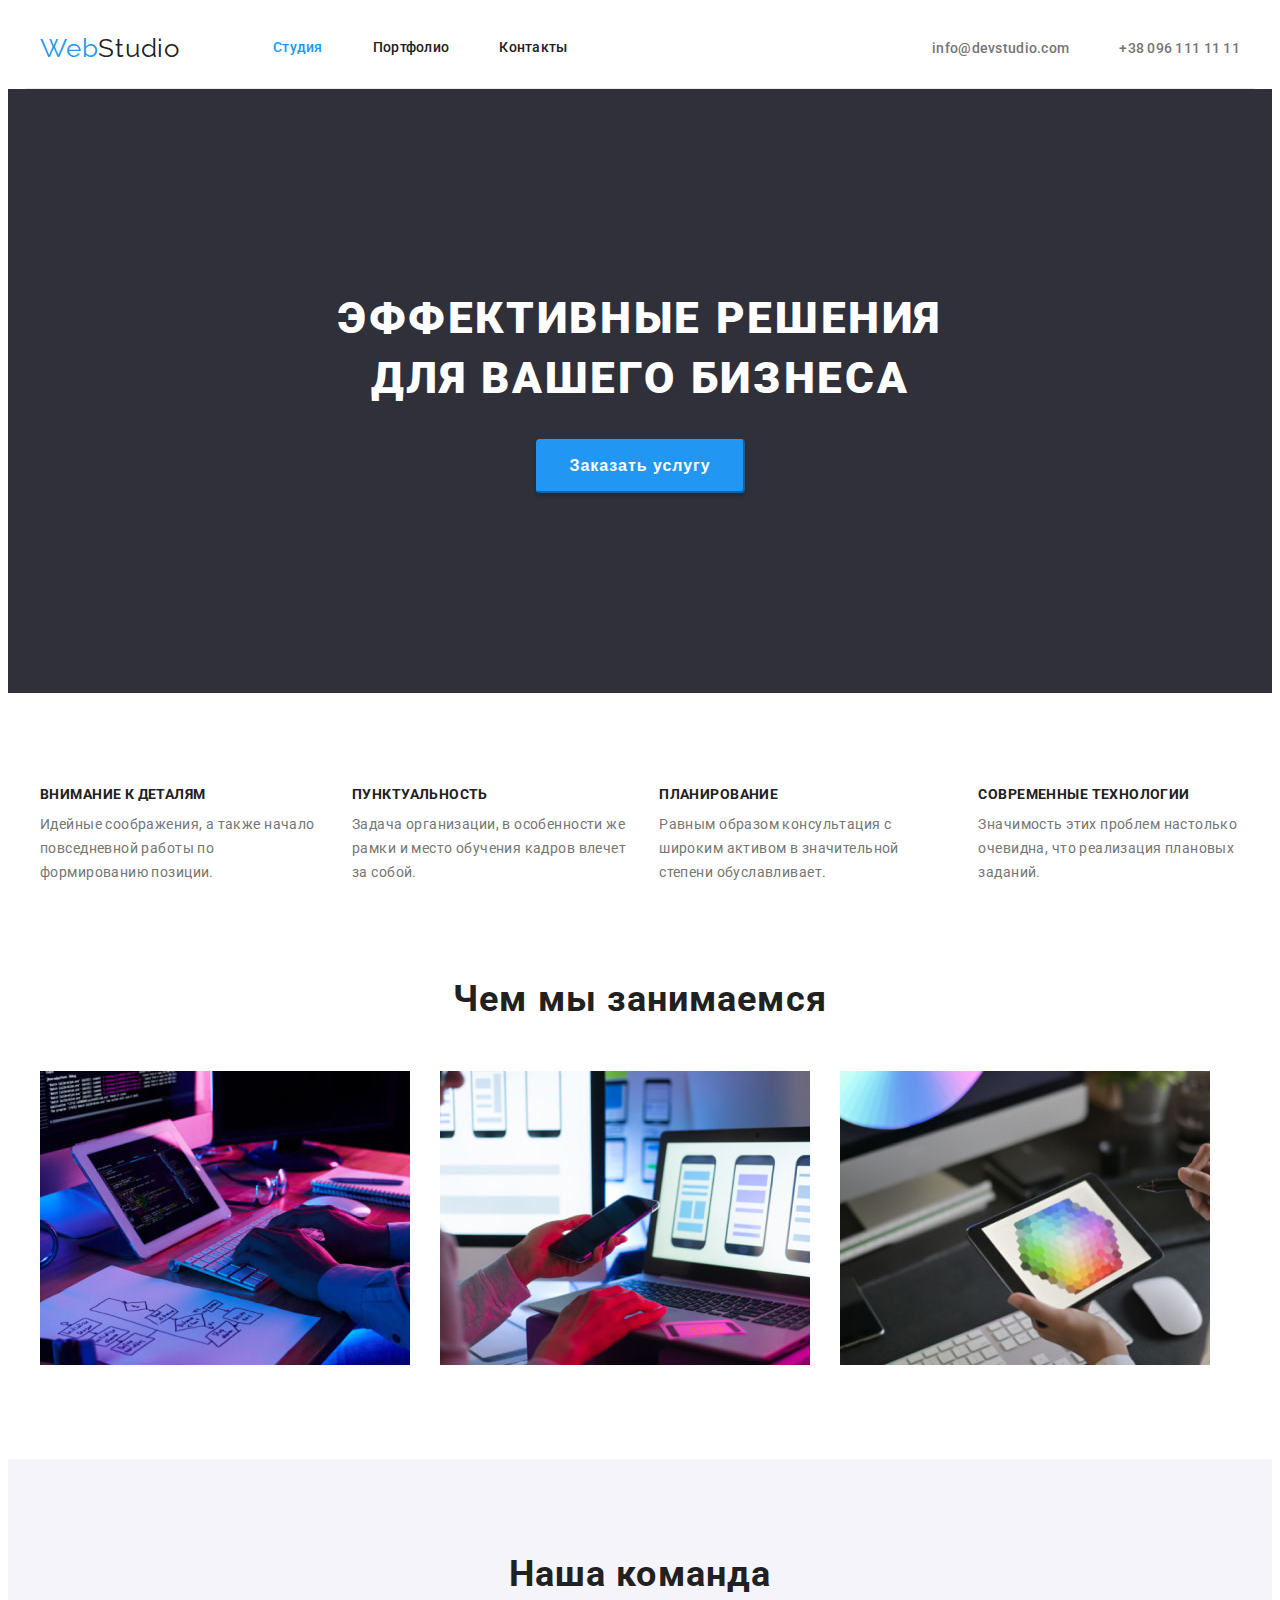
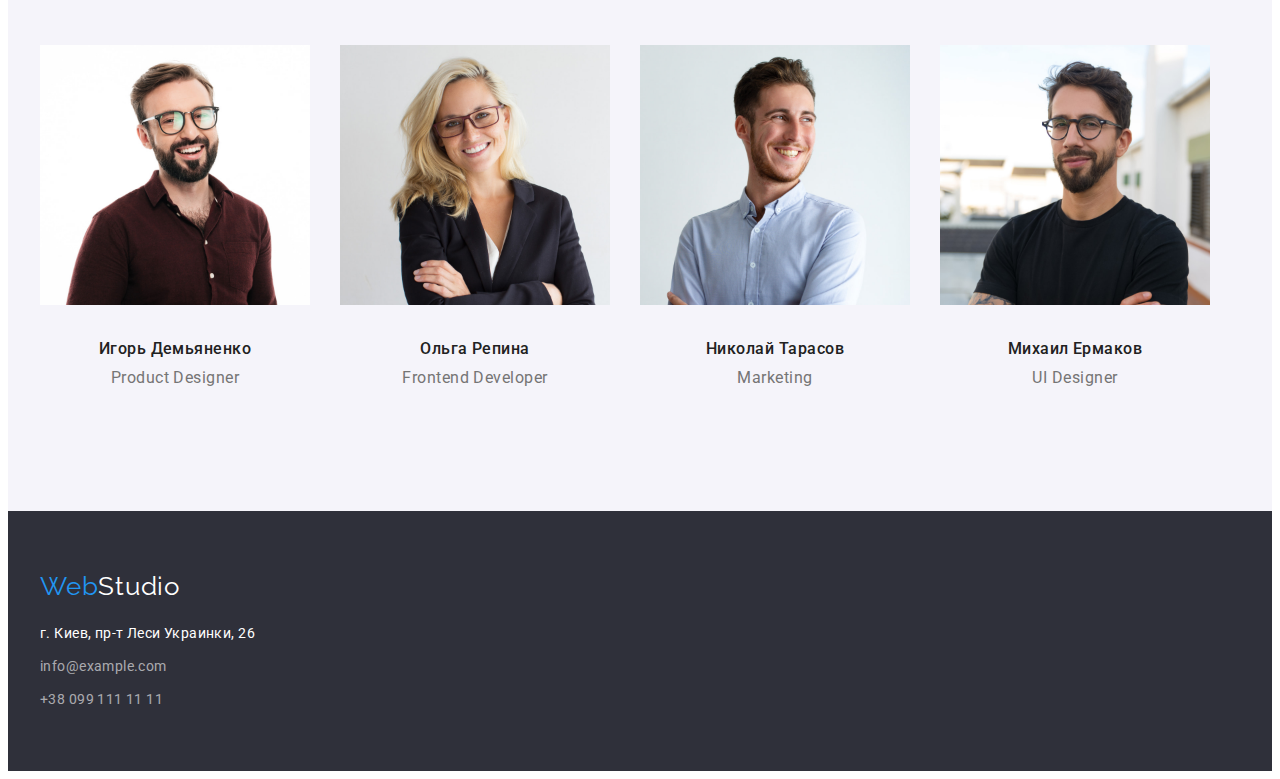
<file: index.html>
<!DOCTYPE html>
<html lang="ru">
<head>
    <meta charset="UTF-8">
    <meta http-equiv="X-UA-Compatible" content="IE=edge">
    <meta name="viewport" content="width=device-width, initial-scale=1.0">
    <title>Document</title>
    <link rel="preconnect" href="https://fonts.googleapis.com"> 
    <link rel="preconnect" href="https://fonts.gstatic.com" crossorigin> 
    <link href="https://fonts.googleapis.com/css2?family=Raleway:wght@700&family=Roboto:wght@400;500;700;900&display=swap" rel="stylesheet">
    <link rel="stylesheet" href="https://cdnjs.cloudflare.com/ajax/libs/modern-normalize/1.1.0/modern-normalize.min.css" integrity="sha512-wpPYUAdjBVSE4KJnH1VR1HeZfpl1ub8YT/NKx4PuQ5NmX2tKuGu6U/JRp5y+Y8XG2tV+wKQpNHVUX03MfMFn9Q==" crossorigin="anonymous" referrerpolicy="no-referrer" />
    <link rel="stylesheet" href="./css/styles.css"/>
</head>
<body>
     <!-- header-->  
 
    <header class="header">
        <div class="container">   
            <a href="" lang="en" class="logo"><span class="accent">Web</span>Studio </a>
            <nav class="main-nav">
            <ul class="site-nav list"> 
                <li class="item"><a class="site-nav-link current" href="">Студия</a></li>
                <li class="item"><a class="site-nav-link" href="./portfolio.html">Портфолио</a></li> 
                <li class="item"><a class="site-nav-link" href="" >Контакты</a></li>
            </ul>
        </nav>
            <ul class="contact-nav list">
                <li class="item"><a class="contact-nav-link" href="emailto:info@devstudio.com" >info@devstudio.com </a></li>
                <li class="item"><a class="contact-nav-link" href="tel:+380961111111" >+38 096 111 11 11</a></li>
            </ul>      
        </div>
    </header>
      
    <main>
        <!--Hero -->
    <section class="hero">
        <div class="container">
        <h1 class="hero-title">Эффективные решения<br>для вашего бизнеса</h1>
        <button class="hero-button">Заказать услугу</button>
        </div>
    </section>
    
        <!--Заголовок для ассистивных технологий-->
        <section class="section">
            <div class="container">   
        <h2 class="visually-hidden">Преимущество студии </h2>
            <ul class="feature-list list">
                <li class="feature-item item">
                        <h3 class="feature-title">Внимание к деталям</h3>
                        <p class="feature-text">Идейные соображения, а также начало повседневной работы по формированию позиции.</p>
                   </li>
                <li class="feature-item item">
                    <h3 class="feature-title">Пунктуальность</h3>
                    <p class="feature-text">Задача организации, в особенности же рамки и место обучения кадров влечет за собой.</p>
                </li>
                <li class="feature-item item">
                    <h3 class="feature-title">Планирование</h3>
                    <p class="feature-text">Равным образом консультация с широким активом в значительной степени обуславливает.</p>
                </li>
                <li class="feature-item item">
                    <h3 class="feature-title">Современные технологии</h3>
                    <p class="feature-text">Значимость этих проблем настолько очевидна, что реализация плановых заданий.</p>
                </li>
            </ul>
            </div>
    </section>
    <!-- Works-->  
    <section class="section no-padding">
        <div class="container">
        <h2 class="section-title">Чем мы занимаемся</h2>
        <ul class="list work-list">
            <li class="item">
                <img class="img" src="./images/img-1.jpg" alt="Работа с планшетом и клавиатурою" width="370" height="294">
            </li>
            <li class="item">
                <img class="img" src="./images/img-2.jpg" alt="Работа с ноутбуком и телефоном" width="370" height="294" >
            </li>
            <li class="item">
                <img class="img" src="./images/img-3.jpg" alt="Работа с планшетом" width="370" height="294" >
            </li>
        </ul>
    </div>
    </section>

    <!--staff -->

    <section class="section staff">
        <div class="container">
            <h2 class="section-title">Наша команда</h2>
            <ul class="staff-list list">
                <li class="item">
                    <img src="./images/img-4.jpg" alt="Игорь Демьяненко" width="270" height="260">
                    <div class="staff-info">
                    <h3 class="staff-title">Игорь Демьяненко</h3>
                    <p class="staff-prof" lang="en">Product Designer</p>
                    </div>  
                </li>
                <li class="item">
                    <img src="./images/img-5.jpg" alt="Ольга Репина" width="270" height="260">
                    <div class="staff-info">
                    <h3 class="staff-title">Ольга Репина</h3>
                    <p class="staff-prof" lang="en">Frontend Developer</p>
                </div>
                </li>
                <li class="item">
                    <img src="./images/img-6.jpg" alt="Николай Тарасов" width="270" height="260">
                    <div class="staff-info">
                    <h3 class="staff-title">Николай Тарасов</h3>
                    <p class="staff-prof" lang="en">Marketing</p>
                    </div>
                </li>
                <li class="item">
                    <img src="./images/img-7.jpg" alt="Михаил Ермаков" width="270" height="260">
                    <div class="staff-info">
                    <h3 class="staff-title">Михаил Ермаков</h3>
                    <p class="staff-prof" lang="en">UI Designer</p>
                </div>
                </li>
            </ul>
        </div>  
    </section>
    </main>
<!--Footer -->
    <footer class="full-address">
        <div class="container">
          <a href="" class="logo-footer"><span class="accent">Web</span>Studio</a>
          <address>
            <ul class="list">
              <li class="address-item"><a class="address" href="https://goo.gl/maps/iAnGkHz59hrHcrNM6">г. Киев, пр-т Леси Украинки, 26</a></li>
              <li class="address-item"><a class="address-mail" href="mailto:info@example.com">info@example.com</a></li>
              <li class="address-item"><a class="address-tel" href="tel:380991111111">+38 099 111 11 11</a></li>
            </ul>
           </address>
        </div>
      </footer>

</body>
</html>
</file>
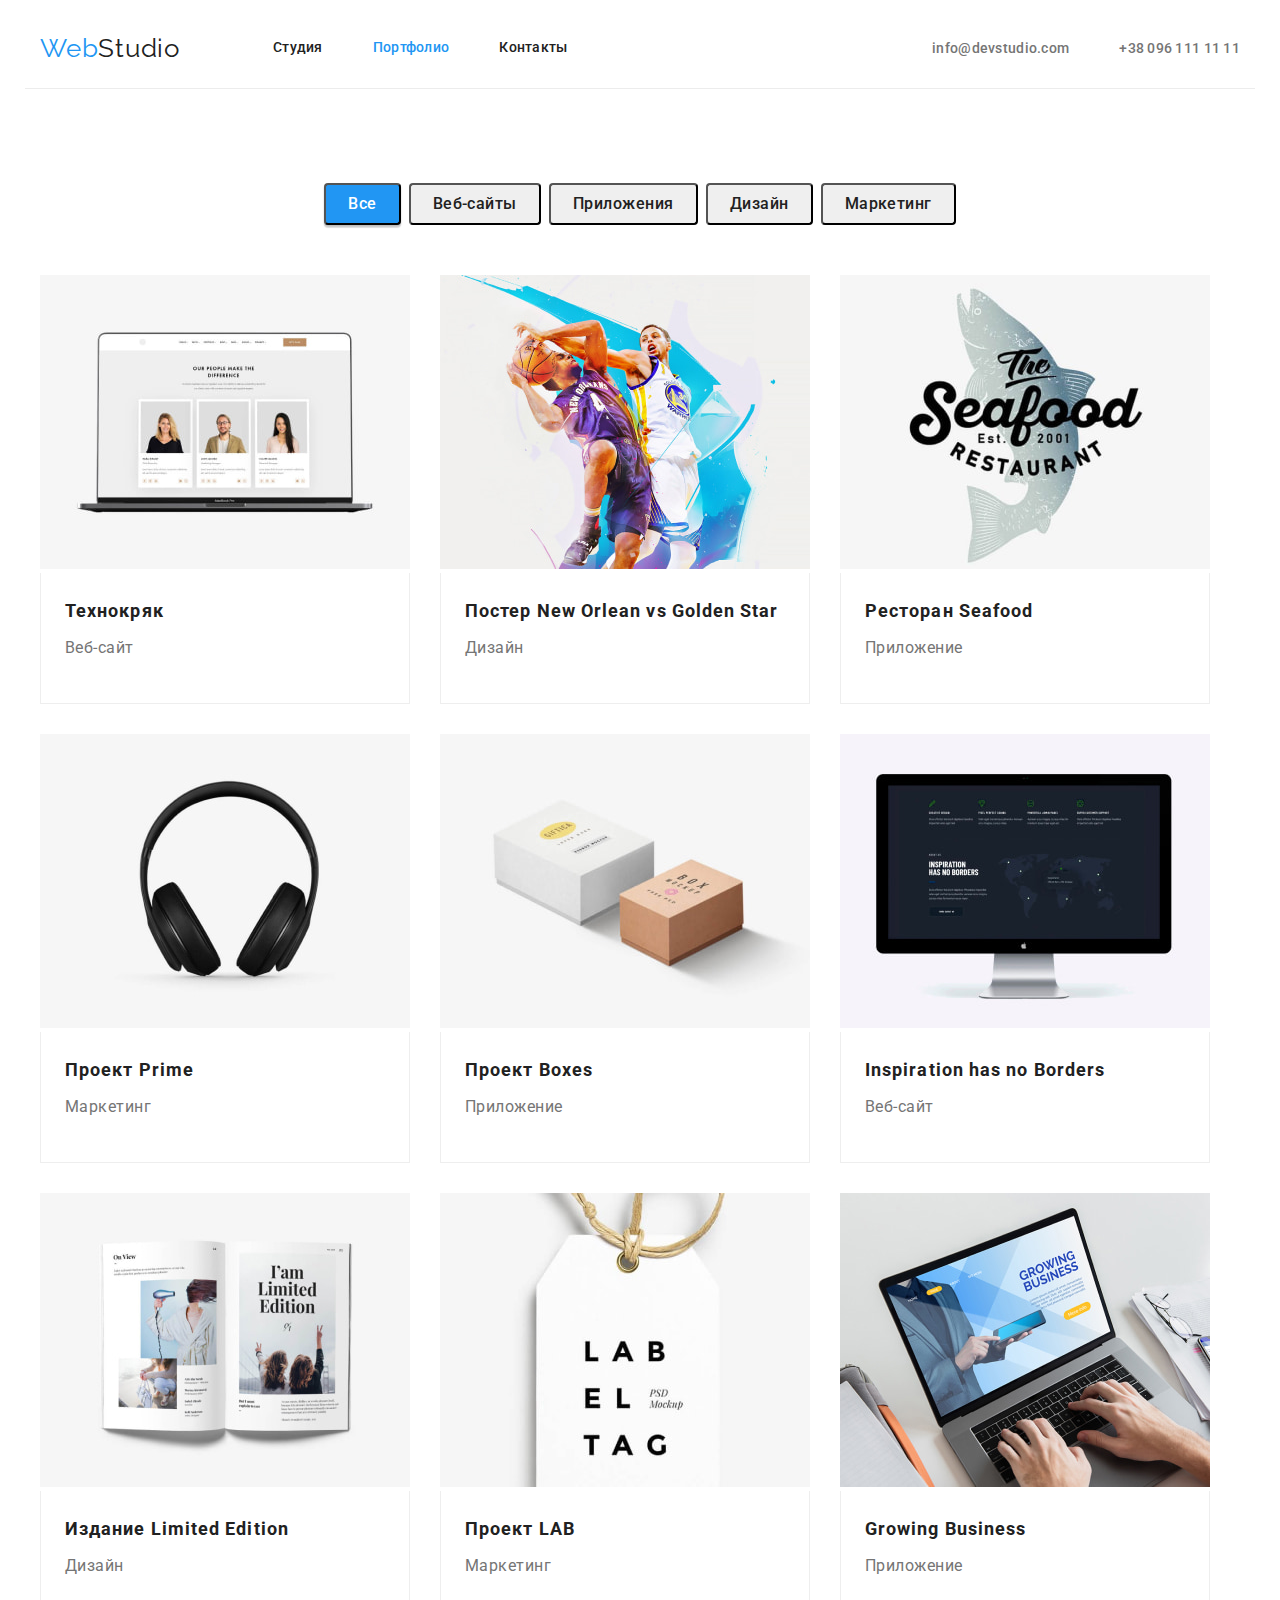
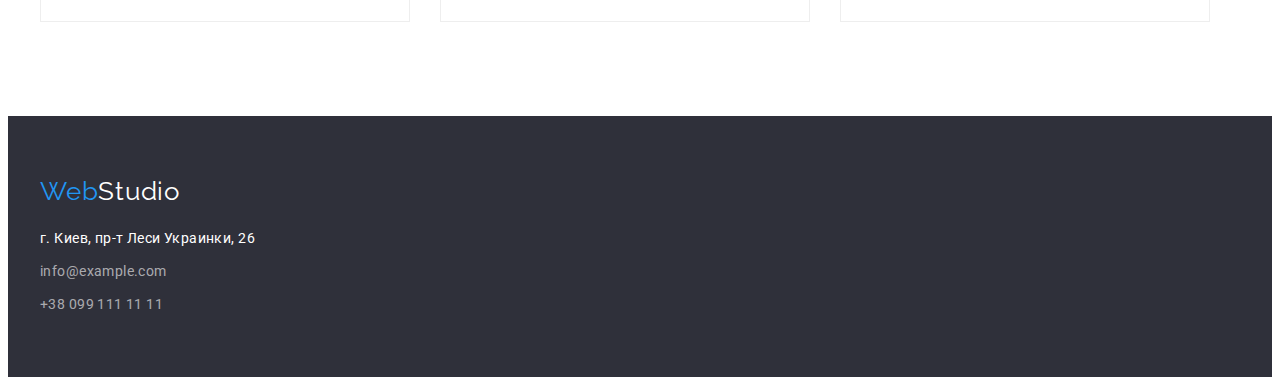
<file: portfolio.html>
<!DOCTYPE html>
<html lang="ru">
<head>
    <meta charset="UTF-8">
    <meta http-equiv="X-UA-Compatible" content="IE=edge">
    <meta name="viewport" content="width=device-width, initial-scale=1.0">
    <title>Document</title>
    <link rel="preconnect" href="https://fonts.googleapis.com"> 
    <link rel="preconnect" href="https://fonts.gstatic.com" crossorigin> 
    <link href="https://fonts.googleapis.com/css2?family=Raleway:wght@700&family=Roboto:wght@400;500;700;900&display=swap" rel="stylesheet">
    <link rel="stylesheet" href="https://cdnjs.cloudflare.com/ajax/libs/modern-normalize/1.1.0/modern-normalize.min.css" integrity="sha512-wpPYUAdjBVSE4KJnH1VR1HeZfpl1ub8YT/NKx4PuQ5NmX2tKuGu6U/JRp5y+Y8XG2tV+wKQpNHVUX03MfMFn9Q==" crossorigin="anonymous" referrerpolicy="no-referrer" />
    <link rel="stylesheet" href="./css/styles.css"/>
</head>
<body>
     <!-- header-->  
     <header class="header">
        <div class="container">   
            <a href="" lang="en" class="logo"><span class="accent">Web</span>Studio </a>
            <nav class="main-nav">
            <ul class="site-nav list"> 
                <li class="item"><a class="site-nav-link" href="./index.html">Студия</a></li>
                <li class="item"><a class="site-nav-link current" href="">Портфолио</a></li> 
                <li class="item"><a class="site-nav-link" href="" >Контакты</a></li>
            </ul>
        </nav>
            <ul class="contact-nav list">
                <li class="item"><a class="contact-nav-link" href="emailto:info@devstudio.com" >info@devstudio.com </a></li>
                <li class="item"><a class="contact-nav-link" href="tel:+380961111111" >+38 096 111 11 11</a></li>
            </ul>      
        </div>
    </header>

    <main>
 <!-- портфолио -->
    <section class="section">
        <div class="container">
        <h1 class="visually-hidden">Наши работы</h1>
         <ul class="list button-list">
            <li class="item"><button class="button current" type="button">Все</button></li>
            <li class="item"><button class="button" type="button">Веб-сайты</button></li>
            <li class="item"><button class="button" type="button">Приложения</button></li>
            <li class="item"><button class="button" type="button">Дизайн</button></li>
            <li class="item"><button class="button" type="button">Маркетинг</button></li>
         </ul>

        <ul class="project-list list">
           <li class="project-item"><a class="project-link" href="">
                <img src="./images-portfolio/img-1.jpg" alt="Три фотографии людей на ноутбуке" width="370" height="294">
                <div class="project-descripton">
                    <h2 class="title">Технокряк</h2> 
                    <p class="text">Веб-сайт</p>
                </div>
            </a>
            </li>
          
             <li class="project-item"><a class="project-link" href=""> 
                <img src="./images-portfolio/img-2.jpg" alt="Двое баскетболистов" width="370" height="294">
                <div class="project-descripton">
                    <h2 class="title"> Постер New Orlean vs Golden Star</h2> 
                    <p class="text">Дизайн</p>
                </div>
                </a>
            </li>

            <li class="project-item"><a class="project-link" href="">
                <img src="./images-portfolio/img-3.jpg" alt="Рыба" width="370" height="294">
                <div class="project-descripton">
                    <h2 class="title">Ресторан Seafood</h2> 
                    <p class="text">Приложение</p>  
                </div>
                </a>
                </li>

            <li class="project-item"><a class="project-link" href="">
                <img src="./images-portfolio/img-4.jpg" alt="Наушники" width="370" height="294">
                <div class="project-descripton">
                    <h2 class="title">Проект Prime</h2> 
                    <p class="text">Маркетинг</p>
                </div>
                </a>
            </li>

            <li class="project-item"><a class="project-link" href="">
                <img src="./images-portfolio/img-5.jpg" alt="Две коробки" width="370" height="294">
                <div class="project-descripton">
                    <h2 class="title">Проект Boxes</h2> 
                    <p class="text">Приложение</p>
                </div>
                </a>
            </li>

            <li class="project-item"><a class="project-link" href=""> 
                <img src="./images-portfolio/img-6.jpg" alt="Монитор" width="370" height="294">
                <div class="project-descripton">
                    <h2 class="title">Inspiration has no Borders</h2> 
                    <p class="text">Веб-сайт</p>
                </div>
                </a>
            </li>

            <li class="project-item"><a class="project-link" href=""> 
                <img src="./images-portfolio/img-7.jpg" alt="Книга" width="370" height="294">
                <div class="project-descripton">
                    <h2 class="title">Издание Limited Edition</h2> 
                    <p class="text">Дизайн</p>
                </div>
                </a>
            </li>

            <li class="project-item"><a class="project-link" href=""> 
                <img src="./images-portfolio/img-8.jpg" alt="Ярлык" width="370" height="294">
                <div class="project-descripton">
                    <h2 class="title">Проект LAB</h2> 
                    <p class="text">Маркетинг</p>
                </div>
                </a>
                </li>

            <li class="project-item"><a class="project-link" href=""> 
                <img src="./images-portfolio/img-9.jpg" alt="Человек за ноутбуком" width="370" height="294">
                <div class="project-descripton">
                    <h2 class="title">Growing Business</h2> 
                    <p class="text">Приложение</p>
                </div>
                </a>
            </li> 
        </ul>
        </div>
        </section>
    </main>

<!--Footer -->
<footer class="full-address">
    <div class="container">
      <a href="" class="logo-footer"><span class="accent">Web</span>Studio</a>
      <address>
        <ul class="list">
          <li class="address-item"><a class="address" href="https://goo.gl/maps/iAnGkHz59hrHcrNM6">г. Киев, пр-т Леси Украинки, 26</a></li>
          <li class="address-item"><a class="address-mail" href="mailto:info@example.com">info@example.com</a></li>
          <li class="address-item"><a class="address-tel" href="tel:380991111111">+38 099 111 11 11</a></li>
        </ul>
       </address>
    </div>
  </footer>

</body>
</html>
</file>
<file: css/styles.css>
:root{
    --primary-text-color:#757575;
    --title-text-color:#212121;
    --white-color: #FFFFFF;
    --accent-color:#2196F3;
    --primary-background-color: #FFFFFF;
    --secondary-background-color: #F5F4FA;
}

html{
    box-sizing: border-box;
}

body{
    color:var(--primary-text-color);
    background-color:var(--primary-background-color);
    font-family: Roboto, sans-serif;   
}

.list{
    list-style: none;
    margin-top: 0;
    margin-bottom: 0;
    padding-left:0;
    padding-right:0;
}
.container{
    margin-left:auto;
    margin-right:auto;
    width:1200px;
    padding-left: 15px;
    padding-right: 15px;   
}
h1, h2, h3, p, ul{
    margin: 0;
    padding:0;
}

/* header */
.header .container{
    border-bottom: 1px solid #ECECEC; 
}

.header .container, 
.main-nav,
.contact-nav,
.site-nav{
    display:flex;
    align-items: center;
}

.logo {
    text-decoration: none;
    color:var(--title-text-color);
    font-family: Raleway;
    font-size:26px;
    line-height: 1.19;
    letter-spacing:0.03em;
}

.accent{
    color:var(--accent-color);
}

 /* cтілізація site-nav */
.site-nav {
    margin-left:93px;
}

.site-nav .item:not(:last-child){
    margin-right: 50px;
}

.site-nav-link{  
    display:block;    
    padding-top: 32px;
    padding-bottom: 32px; 

    text-decoration: none;
    color:var(--title-text-color);
    font-weight: 500;
    font-size: 14px;
    line-height: 1.14;
    letter-spacing: 0.02em;
}

/* contact-nav*/
.contact-nav {
    margin-left: auto;
}

.contact-nav .item:not(:last-child){
        margin-right: 50px;
}

.site-nav-link:hover,
.site-nav-link:focus,
.site-nav-link.current {
    color:var(--accent-color);
}

.contact-nav-link{
    padding-top: 32px;
    padding-bottom: 32px; 

    text-decoration: none;
    color:var(--primary-text-color);
    font-weight: 500;
    font-size: 14px;
    line-height: 1.14;
    letter-spacing: 0.02em;
 }

 .contact-nav-link:hover,
 .contact-nav-link:focus{
     color:var(--accent-color);
 }

 /* main */
 /* hero */
 .hero{
     padding-top: 200px;
     padding-bottom: 200px;
     text-align: center;
     
    background-color:rgba(47, 48, 58, 1);  
}
.hero-title{
    margin-top: 0px; 
    margin-bottom: 30px;
 
    color:var(--white-color);
    font-weight: 900;
    font-size: 44px;
    line-height: 1.36;
    letter-spacing: 0.06em;
    text-transform: uppercase;
}

.hero-button{
    display: inline-block;
    min-width: 200px;
    padding: 10px 32px;
    border-radius: 4px;

    cursor: pointer;
    color:var(--white-color);
    background-color:var(--accent-color);
    border-color: var(--accent-color);
    box-shadow: 0px 4px 4px rgba(0, 0, 0, 0.15);
    font-weight: 700;
    font-size: 16px;
    line-height: 1.88;
    letter-spacing: 0.06em;   
}

.section-title {
    margin-top: 0;
    margin-bottom: 50px;

    color:var(--title-text-color);
    font-weight: 700;
    font-size: 36px;
    line-height: 1.17;
    text-align: center;
    letter-spacing: 0.03em;
}

/* features */
.visually-hidden {
    position: absolute;
    width: 1px;
    height: 1px;
    margin: -1px;
    border: 0;
    padding: 0;
    clip: rect(0 0 0 0);
    overflow: hidden;
}
.feature-list{
    display: flex;  
}

.feature-item:not(:last-child){
    margin-right: 30px;
}

.feature-list .feature-title{
    margin-top: 0;
    margin-bottom: 10px;
 
    color:var(--title-text-color); 
    font-weight: 700;
    font-size: 14px;
    line-height: 1.14;
    letter-spacing: 0.03em;
    text-transform: uppercase;
}

.feature-list .feature-text{
    color:var(--primary-text-color); 
    font-size: 14px;
    line-height: 1.71;
    letter-spacing: 0.03em;
}

/* Works*/
.work-list, .staff-list{
    display: flex;
}
.img{
    display:block; 
    max-width:100%;
    height: auto;
}
.work-list .item:not(:last-child),
.staff-list .item:not(:last-child){
    margin-right: 30px;
}

/* Staff*/
.section{
    padding-top: 94px;
    padding-bottom: 94px;
}
.no-padding{
    padding-top: 0;
}

.staff{
    background: var(--secondary-background-color);
}
.staff-info {
    padding-top: 30px;
    padding-bottom: 30px;
}

.staff-list .staff-title{
    margin-top: 0;
    margin-bottom: 10px;

    color:var(--title-text-color); 
    font-weight: 500;
    font-size: 16px;
    line-height: 1.19; 
    text-align: center;
    letter-spacing: 0.03em; 
}

.staff-list .staff-prof{
    margin-top: 0;
    margin-bottom: 30;

    color:var(--primary-text-color);
    font-size: 16px;
    line-height: 1.19;
    text-align: center;
    letter-spacing: 0.03em;
} 

/* portfolio */
.button-list {
    display: flex;
    margin-bottom: 50px;
    justify-content: center;
}

.button{
    padding: 6px 22px;
    border-radius: 4px;
    cursor: pointer;

    color:var(--title-text-color);
    font-family: inherit; 
    font-weight: 500;
    font-size: 16px;
    line-height: 1.63;
    letter-spacing: 0.03em;
}
.button.current,
.button:hover,
.button:focus{
    border-radius: 4px;
    color:var(--white-color);
    background: var(--accent-color);
    box-shadow: 0px 3px 1px rgba(0, 0, 0, 0.1), 0px 1px 2px rgba(0, 0, 0, 0.08), 0px 2px 2px rgba(0, 0, 0, 0.12);  
}

.button-list .item:not(:last-child) {
    margin-right: 8px;
}

/* projects */

.project-list{
    display: flex;
    flex-wrap: wrap;
}

.project-list .project-link{
    text-decoration: none;
}

.project-item{
    width: 370px;
    margin-top: 0;
    margin-right: 30px;
    margin-bottom: 30px;    
}

.project-item:nth-child(3n){
    margin-right: 0;
}
.project-item:nth-last-child(-n+3){
    margin-bottom: 0;
}

.project-descripton{
    padding-top: 20px;
    padding-right: 24px;
    padding-bottom: 20px;
    padding-left: 24px;
    border: 1px solid #EEEEEE;
    border-top: 0;
}

.project-list .title{
    margin-top: 0;
    margin-bottom: 4px;

    color:var(--title-text-color);
    font-weight: 700;
    font-size: 18px;
    line-height: 2;
    letter-spacing: 0.06em;  
}

.project-list .text{
    margin-top: 0;
    margin-bottom: 20px;

    color:var(--primary-text-color);
    font-size: 16px;
    line-height: 1.88;
    letter-spacing: 0.03em;
}

/* footer */
.full-address{
    background: #2F303A;
    padding-top:60px;
    padding-bottom:60px;
}

.logo-footer{
    display: inline-block;
    margin-bottom: 20px;

    text-decoration:none;
    color:var(--white-color);
    font-family: Raleway;
    font-size: 26px;
    line-height: 1.19;
    letter-spacing: 0.03em;
}

.address {
    text-decoration:none;
    color:var(--white-color); 
    font-style: normal;
    font-size: 14px;
    line-height: 1.71;
    letter-spacing: 0.03em;
}
.address-mail, .address-tel{
    text-decoration:none;
    color: rgba(255, 255, 255, 0.6);
    font-style: normal;
    font-size: 14px;
    line-height: 1.71;
    letter-spacing: 0.03em; 
}
.address-item:not(:last-child){
    margin-bottom: 9px;
}
</file>
